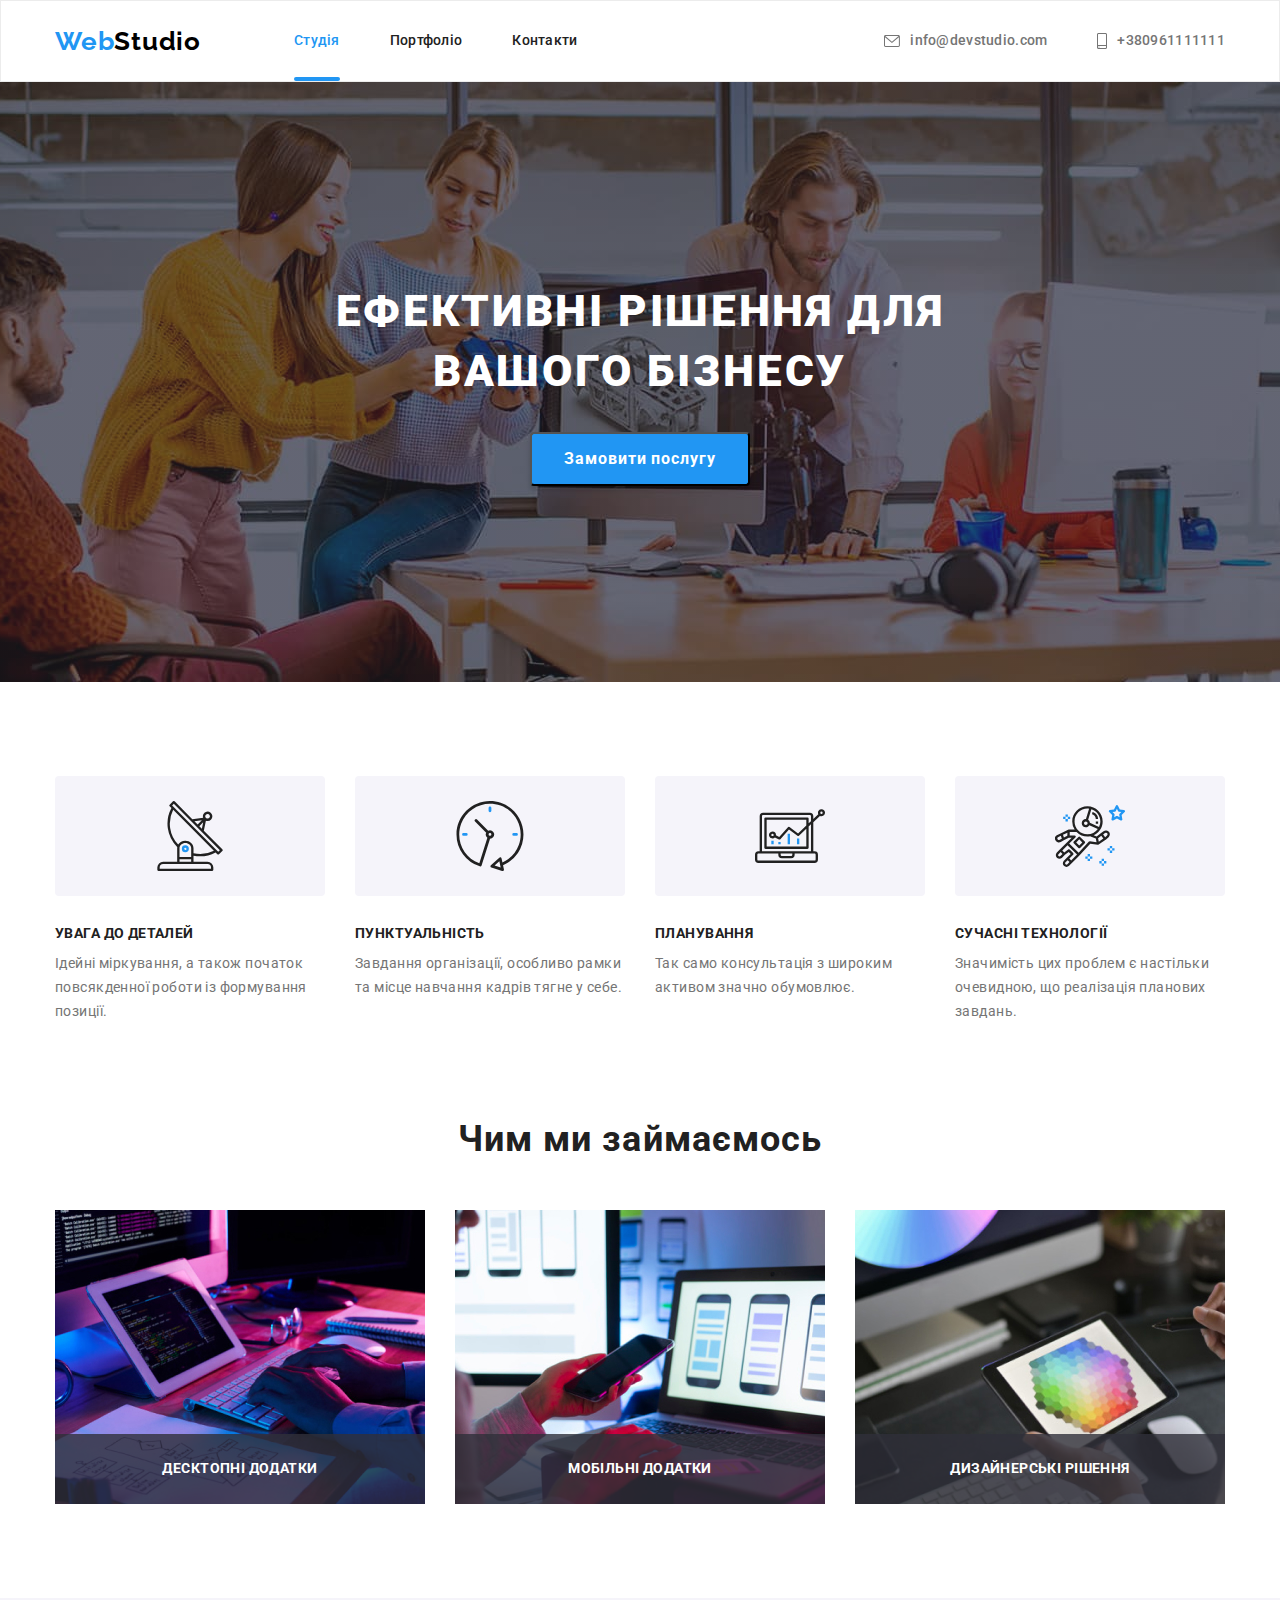
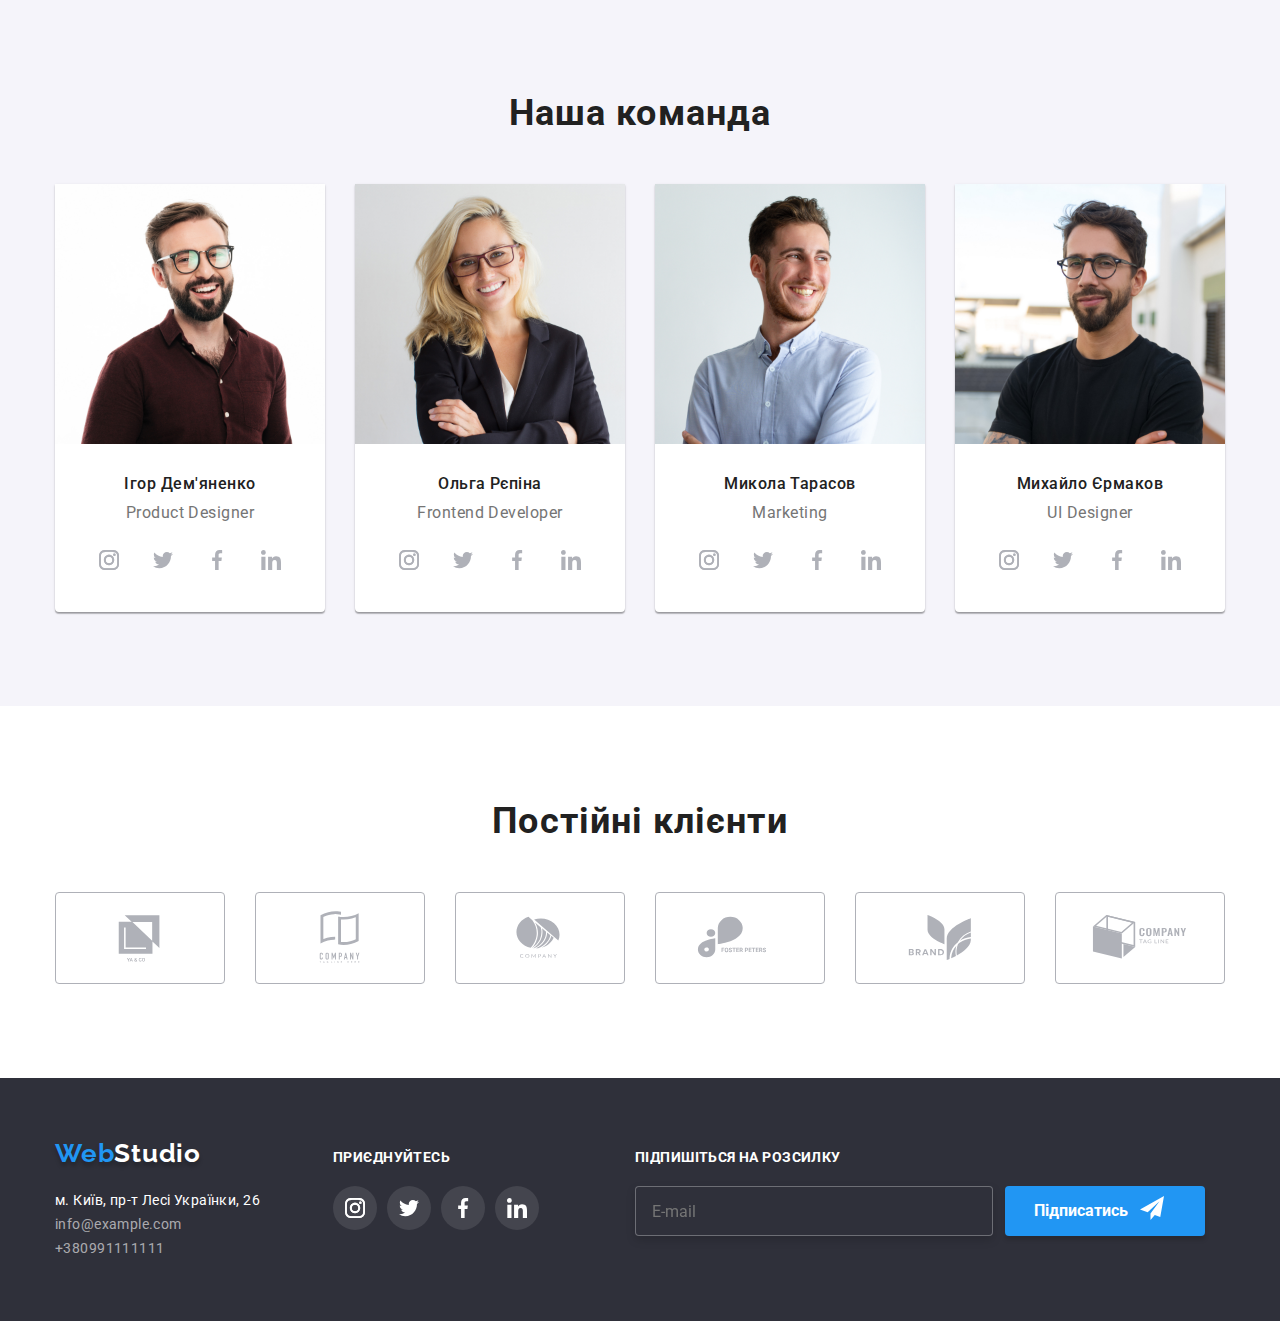
<file: index.html>
<!DOCTYPE html>
<html lang="uk">

<head>
    <meta charset="UTF-8">
    <meta http-equiv="X-UA-Compatible" content="IE=edge">
    <meta name="viewport" content="width=device-width, initial-scale=1.0">
    <title>Студія</title>
    <!-- Шрифти -->
    <link rel="preconnect" href="https://fonts.googleapis.com">
    <link rel="preconnect" href="https://fonts.gstatic.com" crossorigin>
    <link
        href="https://fonts.googleapis.com/css2?family=Raleway:wght@700&family=Roboto:ital,wght@0,400;0,500;0,700;1,900&display=swap"
        rel="stylesheet">
    <link rel="stylesheet"
        href="https://cdnjs.cloudflare.com/ajax/libs/modern-normalize/1.1.0/modern-normalize.min.css">
    <link rel="stylesheet" href="./CSS/styles.css">
</head>

<body class="page" data-body>

    <!-- Секція хедер -->

    <header class="header">
        <div class="container header-container">
            <nav class="header-container">
                <a lang="en" class="logo" href="./index.html" aria-label="Посилання на студію">Web<span
                        class="studio">Studio</span></a>
                <!-- Навігація сайту -->
                <ul class="list">
                    <li class="link active">
                        <a class="nav current" href="">Студія</a>
                    </li>
                    <li class="link"><a class="nav" href="./portfolio.html">Портфоліо</a></li>
                    <li class="link"><a class="nav" href="">Контакти</a></li>
                </ul>
            </nav>
            <!-- Навігація контактів -->
            <ul class="list header-group">
                <li class="list-mail">
                    <a class="mail" href="mailto:info@devstudio.com">
                        <svg class="mail-icon" width="16" height="12">
                            <use href="./images/icons.svg#icon-envelope-hover"></use>
                        </svg>
                        info@devstudio.com
                    </a>
                </li>
                <li>
                    <a class="tel" href="tel:+380961111111">
                        <svg class="mail-icon" width="10" height="16">
                            <use href="./images/icons.svg#icon-smartphone"></use>
                        </svg>
                        +380961111111
                    </a>
                </li>
            </ul>
        </div>
    </header>

    <main>
        <!-- Секція Герой -->

        <section class="hero">
            <div class="container">
                <h1 class="hero-title">Ефективні рішення для вашого бізнесу</h1>
                <button class="order" title="button" data-modal-open>Замовити послугу</button>
            </div>
        </section>

        <!--Модальне вікно  -->

        <div class="backdrop is-hidden" data-modal>
            <div class="modal">
                <button class="modal-close-btn" type="button" data-modal-close>
                    <svg class="modal-close-icon" width="18" height="18">
                        <use href="./images/icons.svg#icon-close"></use>
                    </svg>
                </button>
                <form class="hero-form">
                    <strong class="modal-title">Залиште свої дані, ми передзвонимо вам</strong>
                    <div class="modal-inputs">
                        <label for="name">Ім'я</label>
                        <input 
                        type="text" 
                        name="name" 
                        autofocus
                        id="name" 
                        minlength="3"
                        maxlength="55"
                        placeholder="" 
                        class="for-input" 
                        required />
                        <svg class="modal-icon" width="18" height="18">
                            <use href="./images/icons.svg#icon-person-modal"></use>
                        </svg> 
                        
                    </div>
                    <div class="modal-inputs">
                        <label for="tel">Телефон</label>                      
                        <input 
                        type="tel" 
                        name="tel" 
                        id="tel" 
                        minlength="3"
                        maxlength="55"
                        class="for-input" 
                        required 
                        placeholder=" "/>
                        <svg class="modal-icon" width="18" height="18">
                            <use href="./images/icons.svg#icon-phone-modal"></use>
                        </svg>
                    </div>
                    <div class="modal-inputs">
                        <label for="email">Пошта</label>                        
                        <input 
                        type="email" 
                        name="email" 
                        id="email" 
                        class="for-input" 
                        required
                        placeholder=" " />
                        <svg class="modal-icon" width="18" height="18">
                            <use href="./images/icons.svg#icon-email-modal"></use>
                        </svg>
                    </div>
                    <div class="modal-inputs">
                        <label for="feedback">Коментар</label>
                        <textarea 
                        name="feedback" 
                        id="feedback" 
                        class="hiro-textarea"
                        placeholder="Введіть текст"></textarea>
                    </div>
                    <label class="modal-checkbox">
                        <input class="visually-hidden modal-checkbox-input" type="checkbox" name="user-agreement" />
                        <span class="modal-checkbox-custom">
                            <svg class="modal-checkbox-icon" width="11" height="8"><use href="./images/icons.svg#icon-Vector"></use></svg>  
                        </span>
                        <span class="modal-checkbox-agreement">Погоджуюся із розсилкою та приймаю&nbsp</span> 
                        <a class="contract" href="">Умови договору</a>
                    </label>
                    <button type="submit" class="modal-submit">Відправити</button>
                </form>
            </div>
            
        </div>

        <!-- Секція особливості -->

        <section class="section">
            <div class="container">
                <h2 hidden class="topic">Особливості</h2>
                <ul class="list card-set about-feature">
                    <li class="card-set-item benefits">
                        <div class="about-icon">
                            <svg width="70" height="70">
                                <use href="./images/icons.svg#icon-antenna"></use>
                            </svg>
                        </div>
                        <h3 class="subtitle">Увага до деталей</h3>
                        <p class="text">Ідейні міркування, а також початок повсякденної роботи із формування позиції.
                        </p>
                    </li>
                    <li class="card-set-item benefits">
                        <div class="about-icon">
                            <svg width="70" height="70">
                                <use href="./images/icons.svg#icon-clock"></use>
                            </svg>
                        </div>
                        <h3 class="subtitle">Пунктуальність</h3>
                        <p class="text">Завдання організації, особливо рамки та місце навчання кадрів тягне у себе.</p>
                    </li>
                    <li class="card-set-item benefits">
                        <div class="about-icon">
                            <svg width="70" height="70">
                                <use href="./images/icons.svg#icon-diagram"></use>
                            </svg>
                        </div>
                        <h3 class="subtitle">Планування</h3>
                        <p class="text">Так само консультація з широким активом значно обумовлює.</p>
                    </li>
                    <li class="card-set-item benefits">
                        <div class="about-icon">
                            <svg width="70" height="70">
                                <use href="./images/icons.svg#icon-astronaut"></use>
                            </svg>
                        </div>
                        <h3 class="subtitle">Сучасні технології</h3>
                        <p class="text">Значимість цих проблем є настільки очевидною, що реалізація планових завдань.
                        </p>
                    </li>
                </ul>
            </div>
        </section>

        <!-- Секція Роботи -->

        <section class="work">
            <div class="container">
                <h2 class="topic2">Чим ми займаємось</h2>
                <ul class="list card-set">
                    <li class="work-items card-set-item">
                        <img src="./images/foto-1.jpg" alt="Вид робіт 1" width="370" height="294">
                        <div class="work-item">
                            <p class="tedecor-text">Десктопні додатки</p>
                        </div>
                    </li>
                    <li class="work-items card-set-item">
                        <img src="./images/foto-2.jpg" alt="Вид робіт 2" width="370" height="294">
                        <div class="work-item">
                            <p class="tedecor-text">Мобільні додатки</p>
                        </div>
                    </li>
                    <li class="work-items card-set-item">
                        <img src="./images/foto-3.jpg" alt="Вид робіт 3" width="370" height="294">
                        <div class="work-item">
                            <p class="tedecor-text">Дизайнерські рішення</p>
                        </div>
                    </li>
                </ul>
            </div>
        </section>

        <!-- Секція  Наша команда -->

        <section class="team section">
            <div class="container">
                <h2 class="topic3">Наша команда</h2>
                <ul class="list card-set">
                    <li class="card card-set-item">
                        <img src="./images/Игорь_Демьяненко.jpg" alt="Фото Ігоря Дем'яненка" width="270" height="260">
                        <div class="desc">
                            <h3 class="name">Ігор Дем'яненко</h3>
                            <p class="post" lang="en">Product Designer</p>
                            <ul class="social-media list">
                                <li class="social-media-item">
                                    <a class="social-media-link" href="" target="_blank" rel="noopener noreferrer"
                                        aria-label="instagram">
                                        <svg class="social-media-icon" width="20" height="20">
                                            <use href="./images/icons.svg#icon-instagram"></use>
                                        </svg>
                                    </a>
                                </li>
                                <li class="social-media-item">
                                    <a class="social-media-link" href="" target="_blank" rel="noopener noreferrer"
                                        aria-label="twitter">
                                        <svg class="social-media-icon" width="20" height="20">
                                            <use href="./images/icons.svg#icon-twitter"></use>
                                        </svg>
                                    </a>
                                </li>
                                <li class="social-media-item">
                                    <a class="social-media-link" href="" target="_blank" rel="noopener noreferrer"
                                        aria-label="facebook">
                                        <svg class="social-media-icon" width="20" height="20">
                                            <use href="./images/icons.svg#icon-facebook"></use>
                                        </svg>
                                    </a>
                                </li>
                                <li class="social-media-item">
                                    <a class="social-media-link" href="" target="_blank" rel="noopener noreferrer"
                                        aria-label="linkedin">
                                        <svg class="social-media-icon" width="20" height="20">
                                            <use href="./images/icons.svg#icon-linkedin"></use>
                                        </svg>
                                    </a>
                                </li>
                            </ul>
                        </div>
                    </li>

                    <li class="card card-set-item">
                        <img src="./images/Ольга_Репина.jpg" alt="Фото Ольги Рєпіної" width="270" height="260">
                        <div class="desc">
                            <h3 class="name">Ольга Рєпіна</h3>
                            <p class="post">Frontend Developer</p>
                            <ul class="social-media list">
                                <li class="social-media-item">
                                    <a class="social-media-link" href="" target="_blank" rel="noopener noreferrer"
                                        aria-label="instagram">
                                        <svg class="social-media-icon" width="20" height="20">
                                            <use href="./images/icons.svg#icon-instagram"></use>
                                        </svg>
                                    </a>
                                </li>
                                <li class="social-media-item">
                                    <a class="social-media-link" href="" target="_blank" rel="noopener noreferrer"
                                        aria-label="twitter">
                                        <svg class="social-media-icon" width="20" height="20">
                                            <use href="./images/icons.svg#icon-twitter"></use>
                                        </svg>
                                    </a>
                                </li>
                                <li class="social-media-item">
                                    <a class="social-media-link" href="" target="_blank" rel="noopener noreferrer"
                                        aria-label="facebook">
                                        <svg class="social-media-icon" width="20" height="20">
                                            <use href="./images/icons.svg#icon-facebook"></use>
                                        </svg>
                                    </a>
                                </li>
                                <li class="social-media-item">
                                    <a class="social-media-link" href="" target="_blank" rel="noopener noreferrer"
                                        aria-label="linkedin">
                                        <svg class="social-media-icon" width="20" height="20">
                                            <use href="./images/icons.svg#icon-linkedin"></use>
                                        </svg>
                                    </a>
                                </li>
                            </ul>
                        </div>
                    </li>
                    <li class="card card-set-item">
                        <img src="./images/Николай_Тарасов.jpg" alt="Фото Миколи Тарасова" width="270" height="260">
                        <div class="desc">
                            <h3 class="name">Микола Тарасов</h3>
                            <p class="post" lang="en">Marketing</p>
                            <ul class="social-media list">
                                <li class="social-media-item">
                                    <a class="social-media-link" href="" target="_blank" rel="noopener noreferrer"
                                        aria-label="instagram">
                                        <svg class="social-media-icon" width="20" height="20">
                                            <use href="./images/icons.svg#icon-instagram"></use>
                                        </svg>
                                    </a>
                                </li>
                                <li class="social-media-item">
                                    <a class="social-media-link" href="" target="_blank" rel="noopener noreferrer"
                                        aria-label="twitter">
                                        <svg class="social-media-icon" width="20" height="20">
                                            <use href="./images/icons.svg#icon-twitter"></use>
                                        </svg>
                                    </a>
                                </li>
                                <li class="social-media-item">
                                    <a class="social-media-link" href="" target="_blank" rel="noopener noreferrer"
                                        aria-label="facebook">
                                        <svg class="social-media-icon" width="20" height="20">
                                            <use href="./images/icons.svg#icon-facebook"></use>
                                        </svg>
                                    </a>
                                </li>
                                <li class="social-media-item">
                                    <a class="social-media-link" href="" target="_blank" rel="noopener noreferrer"
                                        aria-label="linkedin">
                                        <svg class="social-media-icon" width="20" height="20">
                                            <use href="./images/icons.svg#icon-linkedin"></use>
                                        </svg>
                                    </a>
                                </li>
                            </ul>
                        </div>
                    </li>
                    <li class="card card-set-item">
                        <img src="./images/Михаил_Ермаков.jpg" alt="Фото Михайла Єрмакова" width="270" height="260">
                        <div class="desc">
                            <h3 class="name">Михайло Єрмаков</h3>
                            <p class="post" lang="en">UI Designer</p>
                            <ul class="social-media list">
                                <li class="social-media-item">
                                    <a class="social-media-link" href="" target="_blank" rel="noopener noreferrer"
                                        aria-label="instagram">
                                        <svg class="social-media-icon" width="20" height="20">
                                            <use href="./images/icons.svg#icon-instagram"></use>
                                        </svg>
                                    </a>
                                </li>
                                <li class="social-media-item">
                                    <a class="social-media-link" href="" target="_blank" rel="noopener noreferrer"
                                        aria-label="twitter">
                                        <svg class="social-media-icon" width="20" height="20">
                                            <use href="./images/icons.svg#icon-twitter"></use>
                                        </svg>
                                    </a>
                                </li>
                                <li class="social-media-item">
                                    <a class="social-media-link" href="" target="_blank" rel="noopener noreferrer"
                                        aria-label="facebook">
                                        <svg class="social-media-icon" width="20" height="20">
                                            <use href="./images/icons.svg#icon-facebook"></use>
                                        </svg>
                                    </a>
                                </li>
                                <li class="social-media-item">
                                    <a class="social-media-link" href="" target="_blank" rel="noopener noreferrer"
                                        aria-label="linkedin">
                                        <svg class="social-media-icon" width="20" height="20">
                                            <use href="./images/icons.svg#icon-linkedin"></use>
                                        </svg>
                                    </a>
                                </li>
                            </ul>
                        </div>
                    </li>
                </ul>
            </div>
        </section>

        <!--Секція постійні клієнти  -->

        <section class="clients">
            <div class="container">
                <h2 class="topic3">Постійні клієнти</h2>
                <ul class="list card-set">
                    <li class="clients-list card-set-item">
                        <a class="clients-link" href="" target="_blank" rel="noopener noreferrer"
                            aria-label="company_1">
                            <svg class="clients-icon" width="106" height="60">
                                <use href="./images/icons.svg#icon-Logo"></use>
                            </svg>
                        </a>
                    </li>
                    <li class="clients-list card-set-item">
                        <a class="clients-link" href="" target="_blank" rel="noopener noreferrer"
                            aria-label="company_2">
                            <svg class="clients-icon" width="106" height="60">
                                <use href="./images/icons.svg#icon-Logo-1"></use>
                            </svg>
                        </a>
                    </li>
                    <li class="clients-list card-set-item">
                        <a class="clients-link" href="" target="_blank" rel="noopener noreferrer"
                            aria-label="company_3">
                            <svg class="clients-icon" width="106" height="60">
                                <use href="./images/icons.svg#icon-Logo-2"></use>
                            </svg>
                        </a>
                    </li>
                    <li class="clients-list card-set-item">
                        <a class="clients-link" href="" target="_blank" rel="noopener noreferrer"
                            aria-label="company_4">
                            <svg class="clients-icon" width="106" height="60">
                                <use href="./images/icons.svg#icon-Logo-3"></use>
                            </svg>
                        </a>
                    </li>
                    <li class="clients-list card-set-item">
                        <a class="clients-link" href="" target="_blank" rel="noopener noreferrer"
                            aria-label="company_5">
                            <svg class="clients-icon" width="106" height="60">
                                <use href="./images/icons.svg#icon-Logo-4"></use>
                            </svg>
                        </a>
                    </li>
                    <li class="clients-list card-set-item">
                        <a class="clients-link" href="" target="_blank" rel="noopener noreferrer"
                            aria-label="company_6">
                            <svg class="clients-icon" width="106" height="60">
                                <use href="./images/icons.svg#icon-Logo-5"></use>
                            </svg>
                        </a>
                    </li>
                </ul>
            </div>
        </section>
    </main>

    <!-- Секція Футер -->

    <footer class="footer">
        <div class="container">
            <div class="holder">
                <a lang="en" class="logo2" href="./index.html" aria-label="Посилання на студію">Web<span
                        class="element">Studio</span></a>
                <address>
                    <ul class="list about-footer">
                        <li>
                            <a class="adds" href="https://goo.gl/maps/7YwU6FTkQ5FnYXwe8" target="_blank"
                                rel="noopener noreferrer">м.
                                Київ, пр-т Лесі Українки, 26</a>
                        </li>
                        <li>
                            <a lang="en" class="mail2" href="mailto:info@example.com">info@example.com</a>
                        </li>
                        <li>
                            <a class="phone" href="tel:+380991111111">+380991111111</a>
                        </li>
                    </ul>
                </address>
            </div>
            <div class="holder draft">
                <strong class="footer-title">Приєднуйтесь</strong>
                <ul class="social-media list">
                    <li class="social-media-item">
                        <a class="social-media-link-footer" href="" target="_blank" rel="noopener noreferrer"
                            aria-label="instagram">
                            <svg class="social-media-icon" width="20" height="20">
                                <use href="./images/icons.svg#icon-instagram"></use>
                            </svg>
                        </a>
                    </li>
                    <li class="social-media-item">
                        <a class="social-media-link-footer" href="" target="_blank" rel="noopener noreferrer"
                            aria-label="twitter">
                            <svg class="social-media-icon" width="20" height="20">
                                <use href="./images/icons.svg#icon-twitter"></use>
                            </svg>
                        </a>
                    </li>
                    <li class="social-media-item">
                        <a class="social-media-link-footer" href="" target="_blank" rel="noopener noreferrer"
                            aria-label="facebook">
                            <svg class="social-media-icon" width="20" height="20">
                                <use href="./images/icons.svg#icon-facebook"></use>
                            </svg>
                        </a>
                    </li>
                    <li class="social-media-item">
                        <a class="social-media-link-footer" href="" target="_blank" rel="noopener noreferrer"
                            aria-label="linkedin">
                            <svg class="social-media-icon" width="20" height="20">
                                <use href="./images/icons.svg#icon-linkedin"></use>
                            </svg>
                        </a>
                    </li>
                </ul>
            </div>
            <div class="holder draft2">
                <strong class="footer-title">Підпишіться на розсилку</strong>
                <form class="footer-form">
                    <label >
                        <input class="footer-placeholder" type="email" name="email" placeholder="E-mail" />
                    </label>
                    <button type="submit" class="sabmit-btn">
                        Підписатись
                        <svg class="send-icon" width="24" height="24">
                            <use href="./images/icons.svg#icon-send"></use>
                        </svg>
                    </button>
                </form>
                
            </div>
        </div>
    </footer>
    <script src="./JS/modal.js"></script>
</body>

</html>
</file>
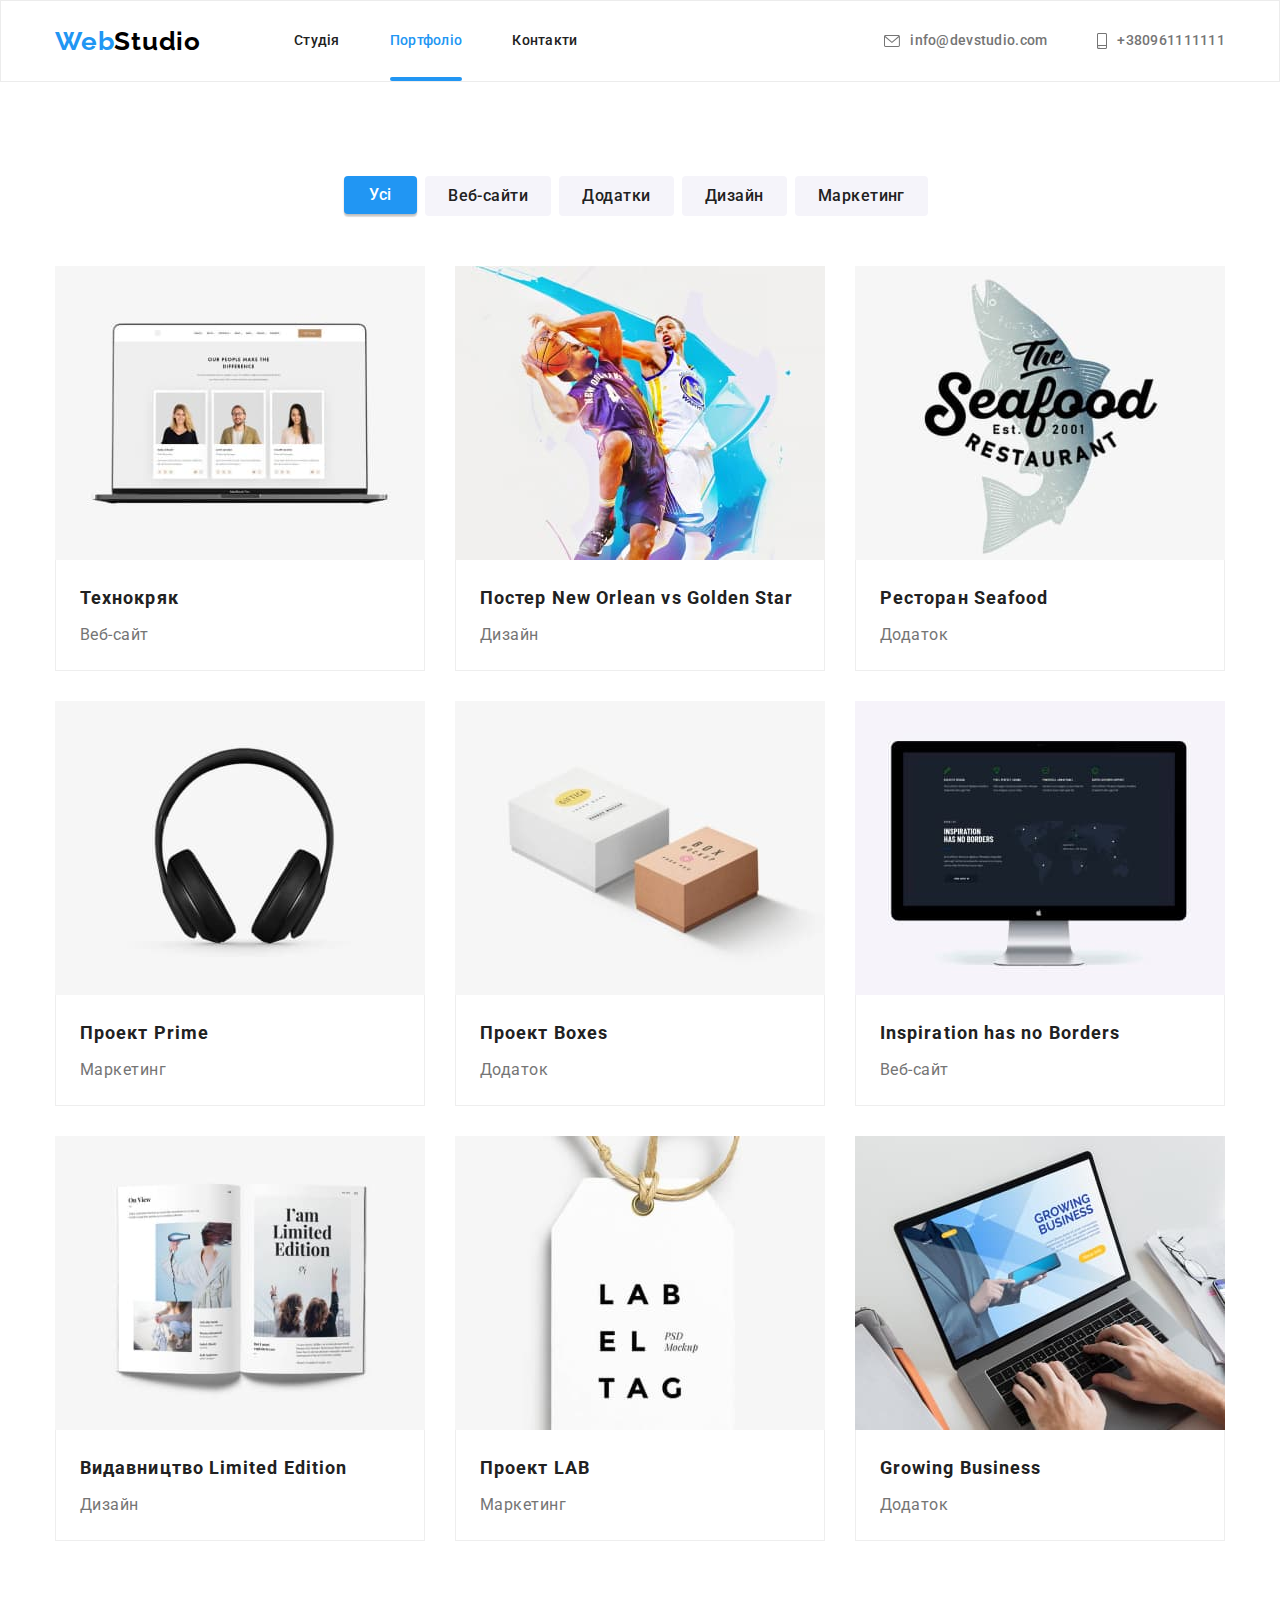
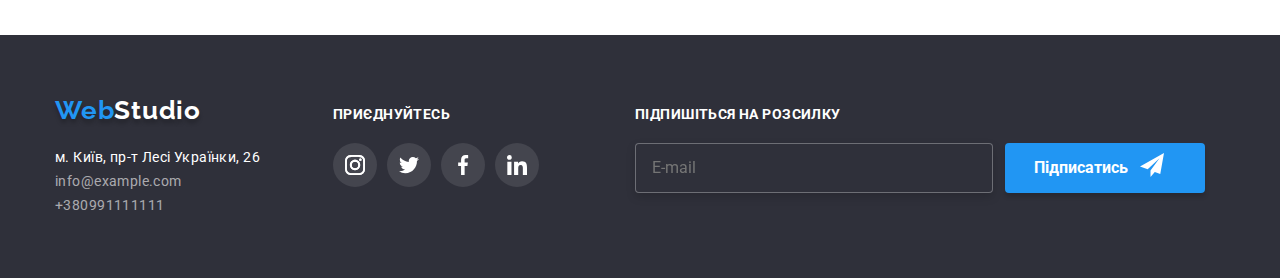
<file: portfolio.html>
<!DOCTYPE html>
<html lang="uk">

<head>
    <meta charset="UTF-8">
    <meta http-equiv="X-UA-Compatible" content="IE=edge">
    <meta name="viewport" content="width=device-width, initial-scale=1.0">
    <title>Портфоліо</title>
    <!-- Шрифти -->
    <link rel="preconnect" href="https://fonts.googleapis.com">
    <link rel="preconnect" href="https://fonts.gstatic.com" crossorigin>
    <link
        href="https://fonts.googleapis.com/css2?family=Raleway:wght@700&family=Roboto:ital,wght@0,400;0,500;0,700;1,900&display=swap"
        rel="stylesheet">
    <link rel="stylesheet"
        href="https://cdnjs.cloudflare.com/ajax/libs/modern-normalize/1.1.0/modern-normalize.min.css">
    <link rel="stylesheet" href="./CSS/styles.css">
</head>

<body class="page">

    <!-- Секція хедер -->

    <header class="header">
        <div class="container header-container">
            <nav class="header-container">
                <a lang="en" class="logo" href="./index.html" aria-label="Посилання на студію">Web<span
                        class="studio">Studio</span></a>
                <!-- Навігація сайту -->
                <ul class="list">
                    <li class="link"><a class="nav" href="./index.html">Студія</a></li>
                    <li class="link active"><a class="nav current" href="">Портфоліо</a></li>
                    <li class="link"><a class="nav" href="">Контакти</a></li>
                </ul>
            </nav>
            <!-- Навігація контактів -->
            <ul class="list header-group">
                <li class="list-mail">
                    <a class="mail" href="mailto:info@devstudio.com">
                        <svg class="mail-icon" width="16" height="12">
                            <use href="./images/icons.svg#icon-envelope-hover"></use>
                        </svg>
                        info@devstudio.com
                    </a>
                </li>
                <li>
                    <a class="tel" href="tel:+380961111111">
                        <svg class="mail-icon" width="10" height="16">
                            <use href="./images/icons.svg#icon-smartphone"></use>
                        </svg>
                        +380961111111
                    </a>
                </li>
            </ul>
        </div>
    </header>
    <main>
        <!-- Секція Роботи -->
        <section class="section">
            <div class="container">
                <h1 hidden>Приклади робіт</h1>

                <!-- Секція Радіокнопки -->
                <ul class="about-btn">
                    <li class="control"><button type="button" class="list-btn list-btn-current">Усі</button></li>
                    <li class="control"><button type="button" class="list-btn">Веб-сайти</button></li>
                    <li class="control"><button type="button" class="list-btn">Додатки</button></li>
                    <li class="control"><button type="button" class="list-btn">Дизайн</button></li>
                    <li class="control"><button type="button" class="list-btn">Маркетинг</button></li>
                </ul>

                <!-- Секція Карток -->
                <ul class="list about-portfolio card-set ">
                    <li class="card-portfolio card-set-item">
                        <a href="">
                            <div class="product">
                                <img src="./images/Технокряк.jpg" alt="Фото роботи Технокряк" width="370" height="294">
                                <div class="product-overlay">
                                    <p class="lead">Ресурс пропонує комплексні пропозиції з різним рівнем функціоналу та
                                        сервісів. Все це дозволить
                                        відвідувачеві
                                        отримати
                                        вичерпні відомості про компанію або приватну особу.
                                    </p>
                                </div>
                            </div>
                            <div class="inner">
                                <h2 class="apply-robot">Технокряк</h2>
                                <p class="category">Веб-сайт</p>
                            </div>

                        </a>
                    </li>
                    <li class="card-portfolio card-set-item">
                        <a href="">
                            <div class="product">
                                <img src="./images/New_Orlean.jpg" alt="Фото роботи Постер New Orlean vs Golden Star"
                                    width="370" height="294">
                                <div class="product-overlay">
                                    <p class="lead">Ресурс пропонує комплексні пропозиції з різним рівнем функціоналу та
                                        сервісів. Все це дозволить
                                        відвідувачеві
                                        отримати
                                        вичерпні відомості про компанію або приватну особу.
                                    </p>
                                </div>
                            </div>
                            <div class="inner">
                                <h2 class="apply-robot">Постер <span lang="en">New Orlean vs Golden Star</span></h2>
                                <p class="category">Дизайн</p>
                            </div>
                        </a>
                    </li>
                    <li class="card-portfolio card-set-item">
                        <a href="">
                            <div class="product">
                                <img src="./images/Seafood.jpg" alt="Фото роботи Ресторан Seafood" width="370"
                                    height="294">
                                <div class="product-overlay">
                                    <p class="lead">Ресурс пропонує комплексні пропозиції з різним рівнем функціоналу та
                                        сервісів. Все це дозволить
                                        відвідувачеві
                                        отримати
                                        вичерпні відомості про компанію або приватну особу.
                                    </p>
                                </div>
                            </div>
                            <div class="inner">
                                <h2 class="apply-robot">Ресторан <span lang="en">Seafood</span></h2>
                                <p class="category">Додаток</p>
                            </div>
                        </a>
                    </li>
                    <li class="card-portfolio card-set-item">
                        <a href="">
                            <div class="product">
                                <img src="./images/Prime.jpg" alt="Фото роботи роект Prime" width="370" height="294">
                                <div class="product-overlay">
                                    <p class="lead">Ресурс пропонує комплексні пропозиції з різним рівнем функціоналу та
                                        сервісів. Все це дозволить
                                        відвідувачеві
                                        отримати
                                        вичерпні відомості про компанію або приватну особу.
                                    </p>
                                </div>
                            </div>
                            <div class="inner">
                                <h2 class="apply-robot">Проект <span lang="en">Prime</span></h2>
                                <p class="category">Маркетинг</p>
                            </div>
                        </a>
                    </li>
                    <li class="card-portfolio card-set-item">
                        <a href="">
                            <div class="product">
                                <img src="./images/Boxes.jpg" alt="Фото роботи Проект Boxes" width="370" height="294">
                                <div class="product-overlay">
                                    <p class="lead">Ресурс пропонує комплексні пропозиції з різним рівнем функціоналу та
                                        сервісів. Все це дозволить
                                        відвідувачеві
                                        отримати
                                        вичерпні відомості про компанію або приватну особу.
                                    </p>
                                </div>
                            </div>
                            <div class="inner">
                                <h2 class="apply-robot">Проект <span lang="en">Boxes</span></h2>
                                <p class="category">Додаток</p>
                            </div>
                        </a>
                    </li>
                    <li class="card-portfolio card-set-item">
                        <a href="">
                            <div class="product">
                                <img src="./images/Inspiration.jpg" alt="Фото роботи Inspiration has no Borders"
                                    width="370" height="294">
                                <div class="product-overlay">
                                    <p class="lead">Ресурс пропонує комплексні пропозиції з різним рівнем функціоналу та
                                        сервісів. Все це дозволить
                                        відвідувачеві
                                        отримати
                                        вичерпні відомості про компанію або приватну особу.
                                    </p>
                                </div>
                            </div>
                            <div class="inner">
                                <h2 class="apply-robot"><span lang="en">Inspiration has no Borders</span></h2>
                                <p class="category">Веб-сайт</p>
                            </div>
                        </a>
                    </li>
                    <li class="card-portfolio card-set-item">
                        <a href="">
                            <div class="product">
                                <img src="./images/Limited_Edition.jpg" alt="Фото роботи Видавництво Limited Edition"
                                    width="370" height="294">
                                <div class="product-overlay">
                                    <p class="lead">Ресурс пропонує комплексні пропозиції з різним рівнем функціоналу та
                                        сервісів. Все це дозволить
                                        відвідувачеві
                                        отримати
                                        вичерпні відомості про компанію або приватну особу.
                                    </p>
                                </div>
                            </div>
                            <div class="inner">
                                <h2 class="apply-robot">Видавництво <span lang="en">Limited Edition</span></h2>
                                <p class="category">Дизайн</p>
                            </div>
                        </a>
                    </li>
                    <li class="card-portfolio card-set-item">
                        <a href="">
                            <div class="product">
                                <img src="./images/LAB.jpg" alt="Фото роботи Проект LAB" width="370" height="294">
                                <div class="product-overlay">
                                    <p class="lead">Ресурс пропонує комплексні пропозиції з різним рівнем функціоналу та
                                        сервісів. Все це дозволить
                                        відвідувачеві
                                        отримати
                                        вичерпні відомості про компанію або приватну особу.
                                    </p>
                                </div>
                            </div>
                            <div class="inner">
                                <h2 class="apply-robot">Проект <span lang="en">LAB</span></h2>
                                <p class="category">Маркетинг</p>
                            </div>
                        </a>
                    </li>
                    <li class="card-portfolio card-set-item">
                        <a href="">
                            <div class="product">
                                <img src="./images/Growing-Business.jpg" alt="Фото роботи Growing Business" width="370"
                                    height="294">
                                <div class="product-overlay">
                                    <p class="lead">Ресурс пропонує комплексні пропозиції з різним рівнем функціоналу та
                                        сервісів. Все це дозволить
                                        відвідувачеві
                                        отримати
                                        вичерпні відомості про компанію або приватну особу.
                                    </p>
                                </div>

                            </div>
                            <div class="inner">
                                <h2 class="apply-robot"><span lang="en">Growing Business</span></h2>
                                <p class="category">Додаток</p>
                            </div>
                        </a>
                    </li>
                </ul>
            </div>

        </section>

    </main>
    <!-- Секція Футер -->

    <footer class="footer">
        <div class="container">
            <div class="holder">
                <a lang="en" class="logo2" href="./index.html" aria-label="Посилання на студію">Web<span
                        class="element">Studio</span></a>
                <address>
                    <ul class="list about-footer">
                        <li>
                            <a class="adds" href="https://goo.gl/maps/7YwU6FTkQ5FnYXwe8" target="_blank"
                                rel="noopener noreferrer">м.
                                Київ, пр-т Лесі Українки, 26</a>
                        </li>
                        <li>
                            <a lang="en" class="mail2" href="mailto:info@example.com">info@example.com</a>
                        </li>
                        <li>
                            <a class="phone" href="tel:+380991111111">+380991111111</a>
                        </li>
                    </ul>
                </address>
            </div>
            <div class="holder draft">
                <h2 class="footer-title">Приєднуйтесь</h2>
                <ul class="social-media list">
                    <li class="social-media-item">
                        <a class="social-media-link-footer" href="" target="_blank" rel="noopener noreferrer"
                            aria-label="instagram">
                            <svg class="social-media-icon" width="20" height="20">
                                <use href="./images/icons.svg#icon-instagram"></use>
                            </svg>
                        </a>
                    </li>
                    <li class="social-media-item">
                        <a class="social-media-link-footer" href="" target="_blank" rel="noopener noreferrer"
                            aria-label="twitter">
                            <svg class="social-media-icon" width="20" height="20">
                                <use href="./images/icons.svg#icon-twitter"></use>
                            </svg>
                        </a>
                    </li>
                    <li class="social-media-item">
                        <a class="social-media-link-footer" href="" target="_blank" rel="noopener noreferrer"
                            aria-label="facebook">
                            <svg class="social-media-icon" width="20" height="20">
                                <use href="./images/icons.svg#icon-facebook"></use>
                            </svg>
                        </a>
                    </li>
                    <li class="social-media-item">
                        <a class="social-media-link-footer" href="" target="_blank" rel="noopener noreferrer"
                            aria-label="linkedin">
                            <svg class="social-media-icon" width="20" height="20">
                                <use href="./images/icons.svg#icon-linkedin"></use>
                            </svg>
                        </a>
                    </li>
                </ul>
            </div>
            <div class="holder draft2">
                <strong class="footer-title">Підпишіться на розсилку</strong>
                <form class="footer-form">
                    <label>
                        <input class="footer-placeholder" type="email" name="email" placeholder="E-mail" />
                    </label>
                    <button type="submit" class="sabmit-btn">
                        Підписатись
                        <svg class="send-icon" width="24" height="24">
                            <use href="./images/icons.svg#icon-send"></use>
                        </svg>
                    </button>
                </form>
            
            </div>
        </div>
    </footer>

</body>

</html>
</file>
<file: CSS/styles.css>
/*formulas */

:root {
    /* color */
    --primary-text-color: #212121;
    --title-text-color: #757575;
    --secondary-title-text-color: #AFB1B8;
    --accent-color: #2196F3;
    --section-background-colour: #2F303A;
    --main-page-color: #FFFFFF;
    --secondary-backgraund-color: #F5F4FA;
    --hero_btn-backgraund-color: #188CE8;

    /* others */
    --items: 3;
    --indent: 30px;

    /* transform */
    --timing-transform: 250ms cubic-bezier(0.4, 0, 0.2, 1);
    --timing-text-color: color 250ms cubic-bezier(0.4, 0, 0.2, 1);
    --timing-backgraund-color: backgraund-color 250ms cubic-bezier(0.4, 0, 0.2, 1);
}

/* global */

html {
    box-sizing: border-box;
}

*,
*::before,
*::after {
    box-sizing: inherit;
}

.page {
    font-family: 'Roboto', sans-serif;
    font-style: normal;
    color: var(--primary-text-color);
    font-size: 14px;

}

h1,
h2,
h3,
h4,
p {
    margin: 0;
}

ul {
    padding: 0;
    margin: 0;
}

img {
    display: block;
    max-width: 100%;
    height: auto;
}

a {
    text-decoration: none;
}

/* visually-hidden hide elements */
.visually-hidden {
    position: absolute;
    white-space: nowrap;
    width: 1px;
    height: 1px;
    overflow: hidden;
    border: 0;
    padding: 0;
    clip: rect(0 0 0 0);
    clip-path: inset(50%);
    margin: -1px;
}

/* grid flex-box */

.card-set {
    display: flex;
    flex-wrap: wrap;
    margin: calc(-1 * var(--indent) / 2);
}

.card-set-item {
    margin: calc(var(--indent) / 2);
    flex-basis: calc((100% - var(--indent) * var(--items))/ var(--items));
}

.container {
    width: 1200px;
    margin-left: auto;
    margin-right: auto;
    padding-left: 15px;
    padding-right: 15px;
}

.section {
    padding-bottom: 94px;
    padding-top: 94px;
}

.no-scroll {
    overflow: hidden;
}


/* hover */

.header {
    background: var(--main-page-color);
    border: 1px solid #ECECEC;
}

.header-container {
    display: flex;
    align-items: center;
}

.header-group {
    display: flex;
    margin-left: auto;
}

.link:not(:last-child) {
    margin-right: 50px;
}

.link,
.nav {
    font-weight: 500;
    font-size: 14px;
    line-height: 1.14;
    letter-spacing: 0.02em;
    color: var(--primary-text-color);
    text-decoration: none;
    padding: 32px 0;

    transition: var(--timing-text-color);

}

.link:hover,
.link:focus,
.nav:hover,
.nav:focus {
    color: var(--accent-color);
}


.mail,
.tel {
    display: flex;
    align-items: center;
    justify-content: center;
    width: 100%;
    height: 100%;
    font-weight: 500;
    font-size: 14px;
    line-height: 1.14;
    padding: 32px 0;
    letter-spacing: 0.02em;
    color: var(--title-text-color);

    transition: var(--timing-text-color);
}

.list-mail {
    margin-right: 50px;
}

.mail:hover,
.mail:focus,
.tel:hover,
.tel:focus,
.mail-icon:hover,
.mail-icon:focus {
    color: var(--accent-color);
}


.current {
    color: var(--accent-color);
}


.link.active>.nav.current::after {
    content: '';
    position: absolute;
    bottom: 0px;
    left: 0;
    width: 100%;
    height: 4px;


    background: var(--accent-color);
    border-radius: 2px;
}

.link.active {
    position: relative;
}

/* logo */
.logo {
    display: flex;
    margin-right: 93px;
    padding-top: 24px;
    padding-bottom: 24px;
    font-family: 'Raleway', sans-serif;
    color: var(--accent-color);
    text-decoration: none;
    font-size: 26px;
    line-height: 1.19;
    font-weight: 700;
    letter-spacing: 0.03em;

    transition: var(--timing-text-color);
}

.studio {
    color: #000000;
}

.logo:hover,
.logo:focus {
    color: var(--accent-color);
}

.list {
    list-style: none;
    display: flex;
    align-items: flex-start;
    justify-content: space-between;
}

/* hero */
.hero {
    text-align: center;
    max-width: 1600px;
    height: 600px;
    padding: 200px 0;
    margin-left: auto;
    margin-right: auto;
    background-color: var(--section-background-colour);
    background-image: linear-gradient(to right, rgba(47, 48, 58, 0.4), rgba(47, 48, 58, 0.4)),
        url(../images/hero.jpg);
    background-repeat: no-repeat;
    background-position: center;
    background-size: cover;
}

.hero-title {
    margin-top: 0;
    margin-bottom: 30px;
    margin-left: 237px;
    margin-right: 237px;
    letter-spacing: 0.06em;
    font-weight: 900;
    font-size: 44px;
    line-height: 1.36;
    color: var(--main-page-color);
    text-transform: uppercase;

}

.order {
    display: inline-block;
    padding: 10px 32px;
    margin-top: 0;
    box-shadow: 0px 4px 4px rgba(0, 0, 0, 0.15);
    border-radius: 4px;
    font-family: 'Roboto';
    font-style: normal;
    font-weight: 700;
    font-size: 16px;
    line-height: 1.88;
    letter-spacing: 0.06em;
    color: var(--main-page-color);
    background-color: var(--accent-color);

    transition: var(--timing-backgraund-color), var(--timing-text-color)
}

.order:hover,
.order:focus {
    /* color: var(--main-page-color); */
    background-color: var(--hero_btn-backgraund-color);
    border: transparent;
}

/* section */

.benefits {
    --items: 4;

}

.about-feature {
    margin: -15px;

}

.items-worc {
    width: 370px;
}

.topic {
    margin-top: 0;
    margin-bottom: 0;
    font-size: 14px;
    line-height: 1.14;
    letter-spacing: 0.03em;
    text-transform: uppercase;
    color: var(--primary-text-color);
}

.work {
    padding-bottom: 94px;
}

.work-items {
    position: relative;
}

.work-item {
    position: absolute;
    bottom: 0;
    width: 100%;
    height: 70px;
    background: rgba(47, 48, 58, 0.8);

}

.tedecor-text {
    font-family: 'Roboto';
    font-style: normal;
    font-weight: 700;
    font-size: 14px;
    line-height: 1.14;
    text-align: center;
    letter-spacing: 0.03em;
    text-transform: uppercase;
    color: var(--main-page-color);
    padding: 27px 82px;

}

.subtitle {
    margin-top: 0px;
    margin-bottom: 10px;
    width: 270px;
    font-weight: 700;
    font-size: 14px;
    line-height: 1.14;
    letter-spacing: 0.03em;
    text-transform: uppercase;
    color: var(--primary-text-color);
}

.text {
    margin-top: 0;
    margin-bottom: 0;
    width: 270px;
    font-size: 14px;
    line-height: 1.71;
    letter-spacing: 0.03em;
    color: var(--title-text-color);
}

.topic2 {
    margin-top: 0;
    margin-bottom: 50px;
    font-size: 36px;
    line-height: 1.17;
    text-align: center;
    letter-spacing: 0.03em;
    color: var(--primary-text-color);
}

/* section our team */

.team {
    background: var(--secondary-backgraund-color);

}

.card {
    background: var(--main-page-color);
    box-shadow: 0px 1px 3px rgba(0, 0, 0, 0.12), 0px 1px 1px rgba(0, 0, 0, 0.14), 0px 2px 1px rgba(0, 0, 0, 0.2);
    border-radius: 0px 0px 4px 4px;
    width: 270px;
    --items: 4;
}

.topic3 {
    margin-bottom: 50px;
    font-size: 36px;
    line-height: 1.17;
    text-align: center;
    letter-spacing: 0.03em;
    color: var(--primary-text-color);
}

.desc {
    padding-top: 30px;
    padding-bottom: 30px;

}

.name {
    margin-bottom: 10px;
    font-weight: 500;
    font-size: 16px;
    line-height: 1.19;
    text-align: center;
    letter-spacing: 0.03em;
    color: var(--primary-text-color);
}

.post {
    margin-bottom: 16px;
    font-weight: 400;
    font-size: 16px;
    line-height: 1.19;
    text-align: center;
    letter-spacing: 0.03em;
    color: var(--title-text-color);
}

/* icon style */
.social-media {
    justify-content: center;
    width: 206px;
    margin-right: auto;
    margin-left: auto;
}

.social-media-item:not(:last-child) {
    margin-right: 10px;
}

.social-media-link {
    display: flex;
    align-items: center;
    justify-content: center;
    width: 44px;
    height: 44px;
    color: var(--secondary-title-text-color);
    border-color: var(--main-page-color);
    border-radius: 50%;

    transition: var(--timing-text-color), var(--timing-backgraund-color);


}

.social-media-link:hover,
.social-media-link:focus,
.social-media-link-footer:hover,
.social-media-link-footer:focus {
    color: var(--main-page-color);
    background-color: var(--accent-color);
}

.social-media-icon {
    fill: currentColor;
}

.mail-icon {
    margin-right: 10px;
    fill: currentColor;

    transition: var(--timing-text-color);

}

.about-icon {
    display: flex;
    justify-content: center;
    align-items: center;
    margin-bottom: 30px;
    border-radius: 4px;
    width: 270px;
    height: 120px;
    background-color: var(--secondary-backgraund-color);
}

/* section clients */
.clients {
    padding-top: 94px;
    padding-bottom: 94px;
}


.clients-list {
    box-sizing: border-box;
    padding: 0;
    width: 170px;
    height: 92px;
    --items: 6;

}

.clients-link:hover,
.clients-link:focus {
    border-color: var(--accent-color);
    color: var(--accent-color);
}

.clients-icon {
    fill: currentColor;
}


.clients-link {
    height: 92px;
    display: flex;
    object-fit: contain;
    justify-content: center;
    align-items: center;
    contain: content;
    border: 1px solid var(--secondary-title-text-color);
    border-radius: 4px;
    color: var(--secondary-title-text-color);

    transition: var(--timing-text-color), var(--timing-backgraund-color);
}

/* footer */

.footer {
    padding: 60px 0;
    background: var(--section-background-colour);
    color: var(--main-page-color);
}

.about-footer {
    display: block;
    padding-top: 0;
    margin: 0;
}

.logo2 {
    display: block;
    margin-bottom: 20px;
    font-family: 'Raleway', sans-serif;
    font-weight: 700;
    font-size: 26px;
    line-height: 1.19;
    letter-spacing: 0.03em;
    text-shadow: 0px 4px 4px rgba(0, 0, 0, 0.25);
    color: var(--accent-color);

    transition: var(--timing-text-color);
}

.element {
    color: var(--main-page-color);
}

.logo2:hover,
.logo2:focus {
    color: var(--accent-color);
}

.adds {
    margin-bottom: 6px;
    font-weight: 400;
    font-style: normal;
    font-size: 14px;
    line-height: 1.71;
    letter-spacing: 0.03em;
    color: var(--main-page-color);

    transition: var(--timing-text-color);
}

.adds:hover,
.adds:focus {
    color: var(--accent-color);
}

.mail2 {
    margin-bottom: 9px;
    font-weight: 400;
    font-style: normal;
    font-size: 14px;
    line-height: 1.71;
    letter-spacing: 0.03em;
    color: rgba(255, 255, 255, 0.6);

    transition: var(--timing-text-color);
}

.phone {
    font-weight: 400;
    font-style: normal;
    font-size: 14px;
    line-height: 1.71;
    letter-spacing: 0.03em;
    color: rgba(255, 255, 255, 0.6);

    transition: var(--timing-text-color);
}

.phone:hover,
.phone:focus,
.mail2:hover,
.mail2:focus {
    color: var(--accent-color);
}

.holder {
    display: inline-flex;
    flex-direction: column;
}

.footer-title {
    margin-bottom: 20px;
    padding: 0;
    font-style: normal;
    font-weight: 700;
    font-size: 14px;
    line-height: 1.14;
    letter-spacing: 0.03em;
    text-transform: uppercase;
    color: var(--main-page-color);
}

.draft {
    margin-left: 70px;
}
.footer-form {
    display: flex;
}
.draft2 {
    margin-left: 93px;
}
.footer-placeholder {
    width: 358px;
    height: 50px;
    margin-right: 12px;
    padding-left: 16px;
    padding-top: 15px ;
    padding-bottom: 15px;

    color: rgba(255, 255, 255, 0.6);
    font-style: normal;
    font-weight: 400;
    font-size: 16px;
    line-height: 1.25;

    border: 1px solid rgba(255, 255, 255, 0.3);
    filter: drop-shadow(0px 4px 4px rgba(0, 0, 0, 0.15));
    border-radius: 4px;
    background-color: var(--section-background-colour);
}
.sabmit-btn {
    display: flex;
    width: 200px;
    height: 50px;  
    padding-top: 10px;
    padding-right: 28px;
    padding-bottom: 10px;
    padding-left: 29px;
    margin: 0;

    background: var(--accent-color);
    color: var(--main-page-color);
    font-style: normal;
    font-weight: 700;
    font-size: 16px;
    line-height: 1.88;
    border: transparent;
    box-shadow: 0px 4px 4px rgba(0, 0, 0, 0.15);
    border-radius: 4px;
    
}
.send-icon {
    margin-left: 12px;
}

.social-media-link-footer {
    display: flex;
    align-items: center;
    justify-content: center;
    width: 44px;
    height: 44px;
    color: var(--main-page-color);
    border-color: var(--main-page-color);
    border-radius: 50%;
    background: rgba(255, 255, 255, 0.1);

    transition: var(--timing-text-color), var(--timing-backgraund-color);
}

/* page portfolio*/

.card-portfolio {
    position: relative;
    overflow: hidden;
    background: var(--main-page-color);
    width: 370px;

    transition: filter 250ms cubic-bezier(0.4, 0, 0.2, 1);

}

.card-portfolio:hover,
.card-portfolio:focus {
    filter: drop-shadow(0px 4px 4px rgba(0, 0, 0, 0.25));
}

.product {
    position: relative;
    overflow: hidden;
}

.product-overlay {
    position: absolute;
    top: 0;
    left: 0;
    width: 100%;
    padding: 63px 24px;
    opacity: 0;

    transform: translateY(100%);
    transition: transform 250ms cubic-bezier(0.4, 0, 0.2, 1);
}

.card-portfolio:hover .product-overlay,
.card-portfolio:focus .product-overlay {
    transform: translateY(0);
    background-color: rgba(33, 150, 243, 0.9);
    opacity: 1;

}


.lead {
    font-family: 'Roboto';
    font-style: normal;
    font-weight: 400;
    font-size: 18px;
    line-height: 1.56;
    letter-spacing: 0.03em;
    color: var(--main-page-color);

}

.inner {
    padding: 20px 24px;
    border: 1px solid #EEEEEE;
    border-top: navajowhite;

}

.apply-robot {
    margin-bottom: 4px;
    font-size: 18px;
    line-height: 2;
    letter-spacing: 0.06em;
    color: var(--primary-text-color);
}

.category {
    font-size: 16px;
    line-height: 1.88;
    letter-spacing: 0.03em;
    color: var(--title-text-color);
}

/* portfolio radio buttons */


.control {
    display: inline-block;
    margin-right: 8px;
}

.about-btn {
    display: flex;
    margin: 0;
    margin-bottom: 50px;
    justify-content: center;
    padding-left: 0;
}

.list-btn {
    font-family: inherit;
    font-style: normal;
    padding: 6px 22px;
    min-width: 73px;
    cursor: pointer;
    text-align: center;
    letter-spacing: 0.03em;
    border-radius: 4px;
    border: 1px solid transparent;
    font-weight: 500;
    font-size: 16px;
    line-height: 1.6;
    letter-spacing: 0.03em;
    color: var(--primary-text-color);
    background-color: var(--secondary-backgraund-color);

    transition: var(--timing-text-color), var(--timing-backgraund-color);
}

.list-btn:hover,
.list-btn:focus {
    background-color: var(--accent-color);
    color: var(--main-page-color);
}

.list-btn-current {
    transition: var(--timing-text-color), var(--timing-backgraund-color), border 250ms cubic-bezier(0.4, 0, 0.2, 1), box-shadow 250ms cubic-bezier(0.4, 0, 0.2, 1);

}

.list-btn-current,
.list-btn-current:hover,
.list-btn-current:focus {
    background-color: var(--accent-color);
    color: var(--main-page-color);
    border: none;
    box-shadow: 0px 3px 1px rgba(0, 0, 0, 0.1), 0px 1px 2px rgba(0, 0, 0, 0.08), 0px 2px 2px rgba(0, 0, 0, 0.12);
}

/* Modal window */
.backdrop {
    position: fixed;
    top: 0;
    left: 0;
    z-index: 1000;

    width: 100%;
    height: 100%;

    background-color: rgba(0, 0, 0, 0.25);

    opacity: 1;
    visibility: visible;
    pointer-events: initial;

    transition: opacity var(--timing-transform) visibility var(--timing-transform);
}

.backdrop.is-hidden {
    opacity: 0;
    visibility: hidden;
    pointer-events: none;

}

.modal {
    position: absolute;
    top: 50%;
    left: 50%;
    transform: translate(-50%, -50%);

    width: 528px;
    height: 581px;
    background-color: var(--main-page-color);
    padding: 0;
    margin: 0;
}

.modal-close-btn {
    position: absolute;
    top: 0;
    right: 0;
    transform: translate(-50%, 50%);

    display: flex;
    align-items: center;
    justify-content: center;
    width: 30px;
    height: 30px;
    padding: 0;

    background-color: var(--main-page-color);
    border: 1px solid rgba(0, 0, 0, 0.1);
    box-shadow: 0px 1px 1px rgba(0, 0, 0, 0.14);
    border-radius: 50%;
    cursor: pointer;
}
.hero-form {
    width: 528px;
    height: 581px;
}

.modal-close-btn:hover > .modal-close-icon,
.modal-close-btn:focus>.modal-close-icon {
    fill: var(--accent-color);
    transition: var(--timing-transform);
}
   

.modal-title {
    display: block;
    width: 448px;
    margin-top: 40px;
    margin-bottom: 12px;
    margin-left: 40px;

    font-weight: 700;
    font-size: 20px;
    line-height: 1.15;
    text-align: center;
    letter-spacing: 0.03em;
    color: var(--primary-text-color);
}
.modal-inputs {
    display: flex;
    flex-direction: column; 
    position: relative;   
    
    padding: 0;   
    margin-left: 40px;
    margin-right: 40px;
    font-weight: 400;
    font-size: 12px;
    line-height: 1.17;
    letter-spacing: 0.01em;
    color: var(--title-text-color);
}
.modal-inputs:not(:last-child) {
    margin-bottom: 10px;
  }


.modal-inputs label {
    margin-bottom: 4px;
}

.modal-inputs textarea {
    margin: 0;
    padding: 0;
    width: 448px;
    height: 120px;

    border: 1px solid rgba(33, 33, 33, 0.2);
    border-radius: 4px;

}
.modal-icon {
    position: absolute;
    margin: 11px 12px;
    padding: 0;

    transform: translateY(100%);
    transition: var(--timing-transform);
}

.for-input {
    padding-top: 12px;
    padding-right: 10px;
    padding-bottom: 12px;
    padding-left: 42px;
    width: 448px;
    height: 40px;
    
    border: 1px solid rgba(33, 33, 33, 0.2);
    border-radius: 4px;
    outline: transparent;

    transition: var(--timing-transform);
    
}

.for-input:focus,
.hiro-textarea:focus {
    border-color: var(--accent-color);
}
.for-input:focus ~ .modal-icon {
    fill: var(--accent-color);

}
.hiro-textarea {
    outline: transparent;
    resize: none;    
    
}
.modal-inputs > .hiro-textarea {
    padding: 12px 16px;
    font-family: inherit;
    font-style: normal;
    font-weight: 400;
    font-size: 14px;
    line-height: 16px;
    letter-spacing: 0.01em;

}

.contract {
    color: var(--accent-color);
    text-decoration: underline;
}
.modal-checkbox {
    display: flex;
    align-items: center;
    justify-content: center;

    margin-top: 20px;
    margin-bottom: 30px;
    width: 425px;
    height: 24px;
    margin-left: 52px;
    font-weight: 400;
    font-size: 14px;
    line-height: 1.17;
    letter-spacing: 0.01em;
    color: var(--title-text-color); 
    cursor: pointer ;   
}

.modal-checkbox-custom {
    display: inline-flex;
    align-items: center;
    justify-content: center;

    width: 16px;
    height: 15px;
    margin-right: 6px;    
    outline: 2px solid var(--primary-text-color);
    outline-offset: -2px;
    border-radius: 2px;

    transition: var(--timing-backgraund-color) ;  

}

.modal-checkbox-icon {
    fill: var(--main-page-color);
    
}
.modal-checkbox-input:checked + .modal-checkbox-custom {
    background-color: var(--accent-color);
    outline: var(--accent-color);
    
   
}
.modal-checkbox-input:focus +.modal-checkbox-custom {
    outline: 2px solid var(--accent-color);
    outline-offset: -2px;
    border-radius: 2px;

}
.modal-checkbox-agreement {
    user-select: none;
    
}
.modal-submit {  
    margin-left: 165px;
    letter-spacing: 0.06em;    
    width: 200px;
    height: 50px;
    
    font-weight: 700;
    font-size: 16px;
    line-height: 1.88;
    
    background: var(--accent-color);
    outline: var(--accent-color);
    box-shadow: 0px 4px 4px rgba(0, 0, 0, 0.15);
    border-radius: 4px;
    color: var(--main-page-color);
    transition: var(--timing-backgraund-color);
    border: transparent;
    
}
.modal-submit:focus,
.modal-submit:hover {
    background: var(--hero_btn-backgraund-color);
    box-shadow: 0px 4px 4px rgba(0, 0, 0, 0.15);
    border-radius: 4px;
    outline: var(--hero_btn-backgraund-color);
}
</file>
